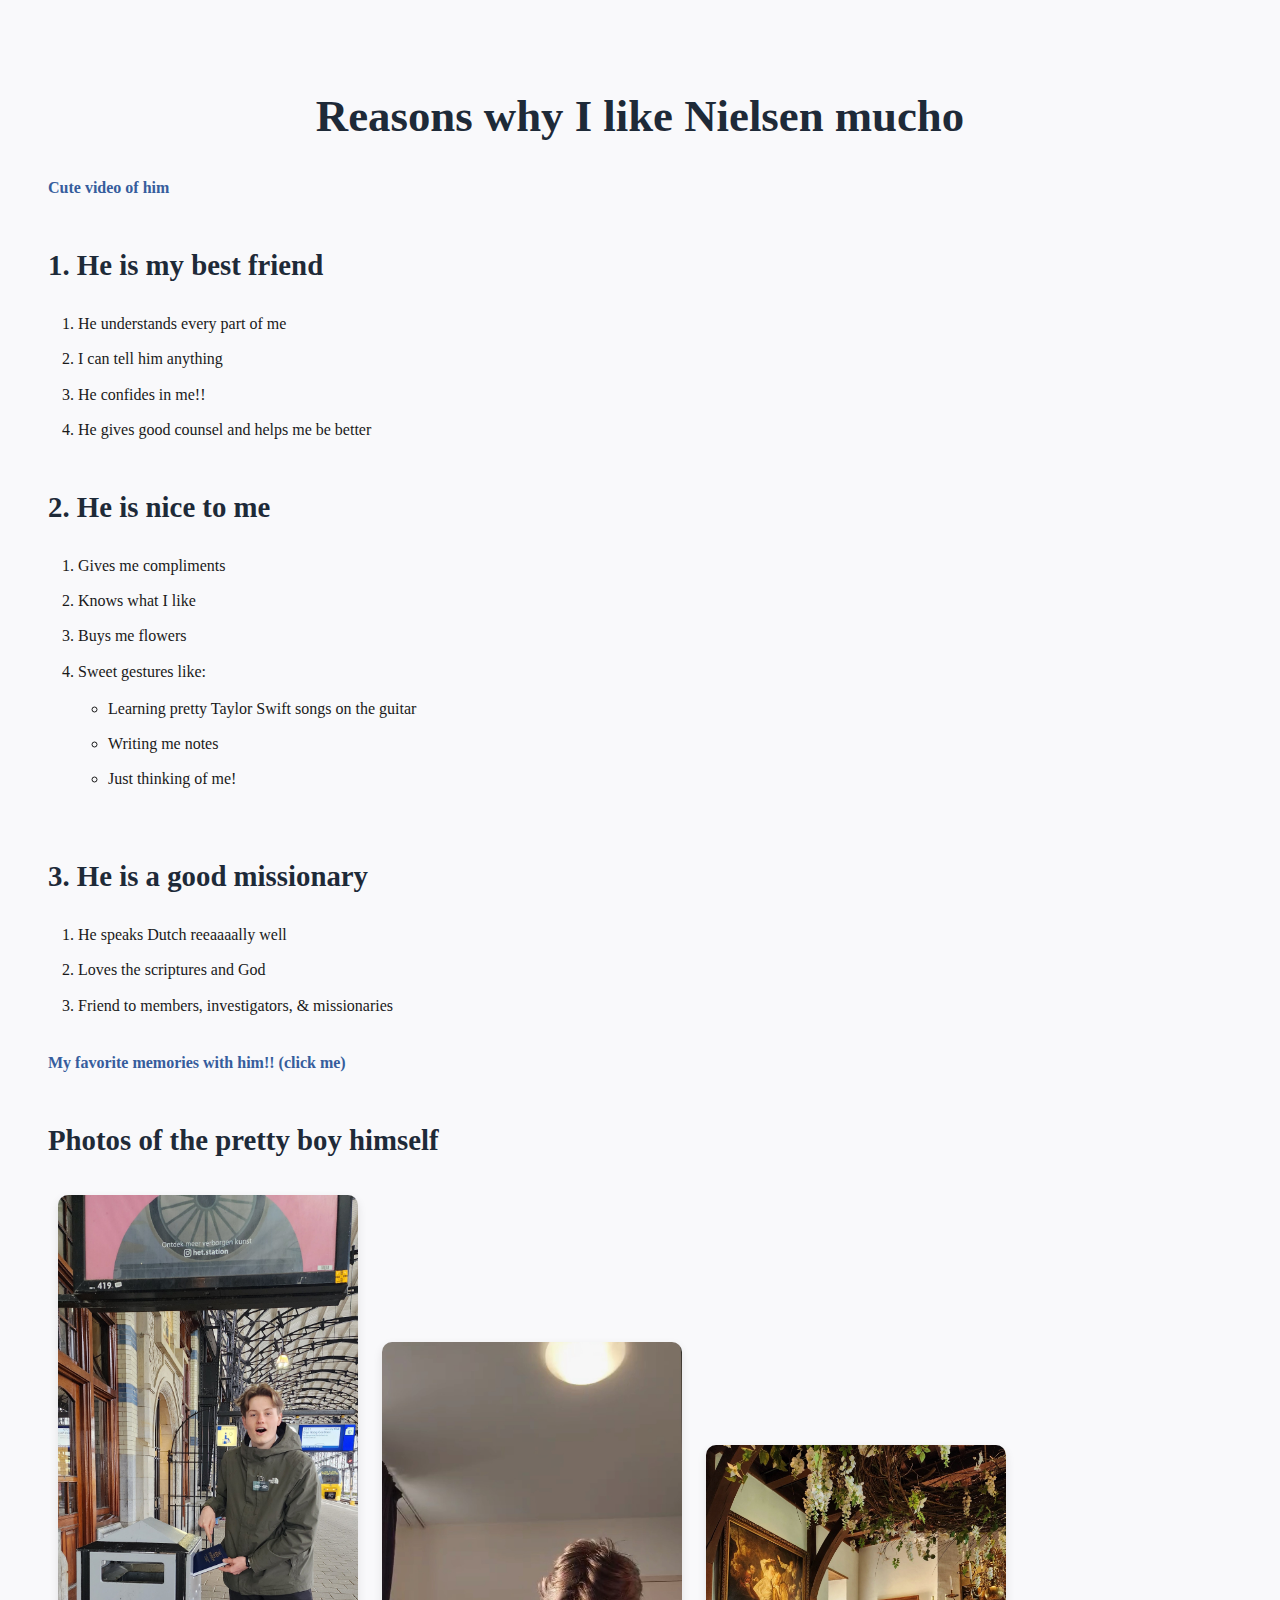
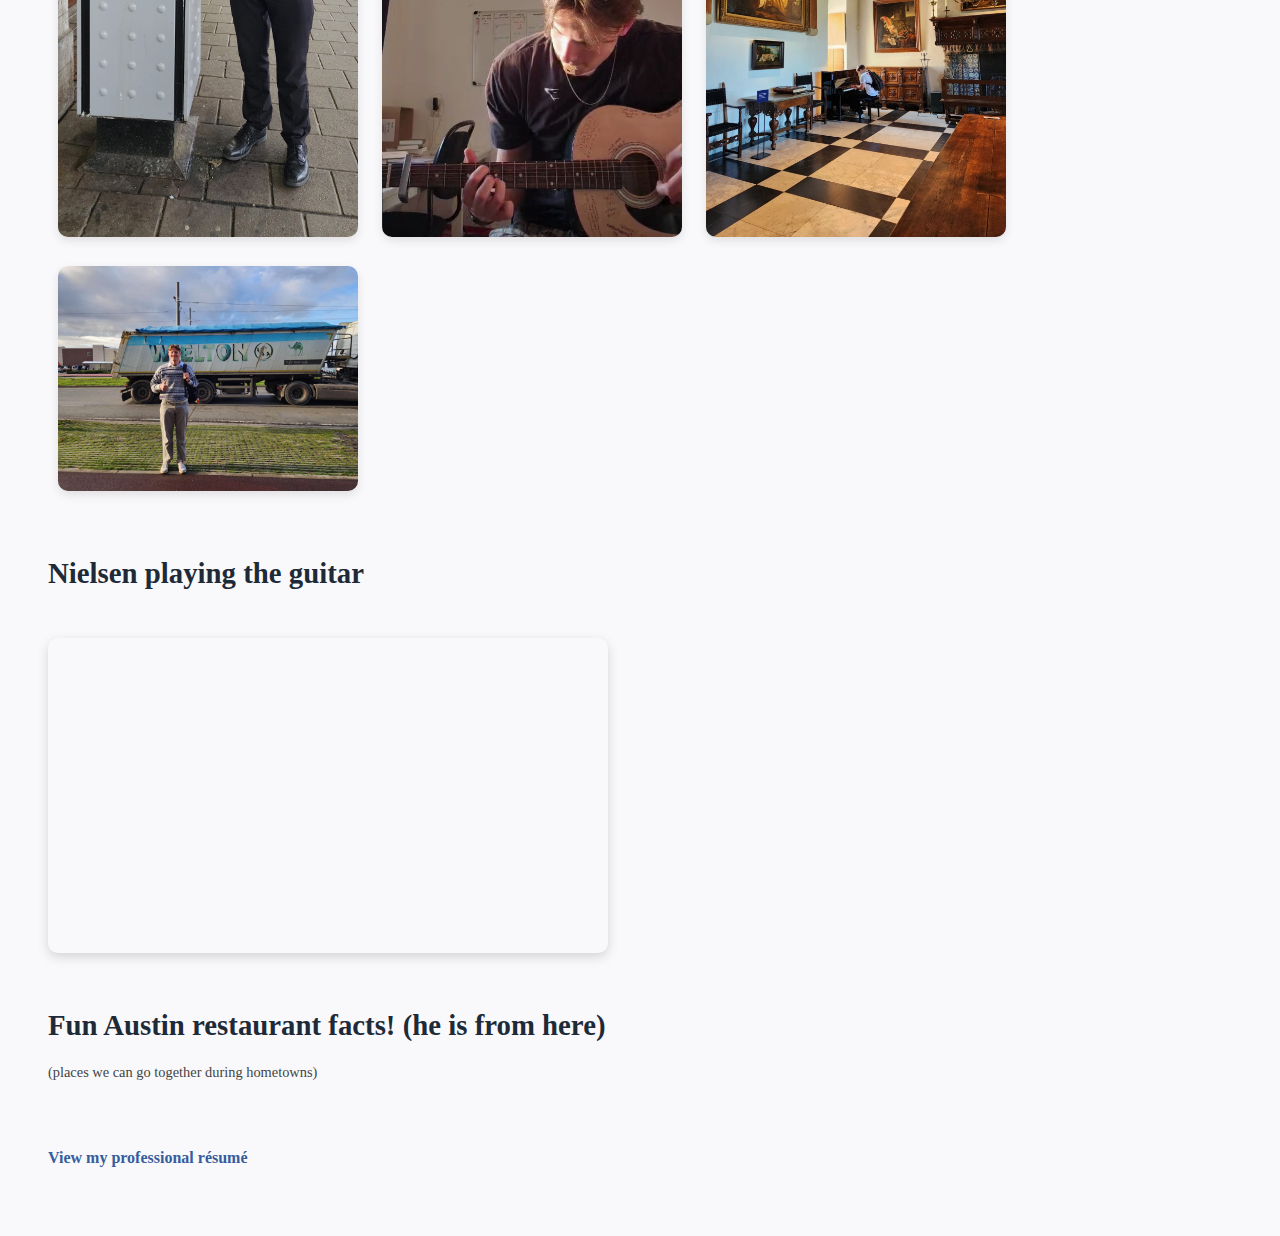
<file: index.html>
<!DOCTYPE html>
<html lang="en">
<head>
  <meta charset="UTF-8">
  <title>Reasons I like Nielsen mucho</title>
  <link rel="stylesheet" href="css/custom2.css">
</head>
<body>

  <h1>Reasons why I like Nielsen mucho</h1>

  <p><a href="#video">Cute video of him</a></p>

  <div class="reason-block">
    <h2>1. He is my best friend</h2>
    <ol>
    <li>He understands every part of me
    <li>I can tell him anything
    <li> He confides in me!!
    <li> He gives good counsel and helps me be better</p> 
    </ol>
  </div>

  <section>
    <h2>2. He is nice to me</h2>
    <ol>
      <li>Gives me compliments</li>
      <li>Knows what I like</li>
      <li>Buys me flowers</li>
      <li>Sweet gestures like:
        <ul>
          <li>Learning pretty Taylor Swift songs on the guitar</li>
          <li>Writing me notes</li>
          <li>Just thinking of me!</li>
        </ul>
      </li>
    </ol>
  </section>

  <div class="reason-block">
    <h2>3. He is a good missionary</h2>
    <ol>
      <li>He speaks Dutch reeaaaally well</li>
      <li>Loves the scriptures and God</li>
      <li>Friend to members, investigators, & missionaries</li>
    </ol>
  </div>

  <p><a href="webapp.html">My favorite memories with him!! (click me)</a></p>

  <div class="image-block">
    <h2>Photos of the pretty boy himself</h2>
    <img src="images/knox3.jpg" alt="Nielsen" width="300">
    <img src="images/knox.jpg" alt="Nielsen" width="300">
    <img src="images/knox2.jpg" alt="Nielsen" width="300">
    <img src="images/knox4.jpg" alt="Nielsen" width="300">
  </div>


</body>
</html>
<div id="video">
    <h2>Nielsen playing the guitar</h2>
    <iframe width="560" height="315" 
      src="https://www.youtube.com/embed/3vXp3AFA4kQ" 
      title="Nielsen playing the guitar" 
      frameborder="0" 
      allowfullscreen>
    </iframe>
  </div>
  
  <section>
    <h2>Fun Austin restaurant facts! (he is from here)</h2>
      <p style="font-size: 0.9rem; margin-top: -10px; color: #444;">
  (places we can go together during hometowns)
</p>
    <div class='tableauPlaceholder' id='viz1745000253222' style='position: relative'><noscript><a href='#'><img alt='Austin Restaurant Score Guide ' src='https:&#47;&#47;public.tableau.com&#47;static&#47;images&#47;FQ&#47;FQ3PRHMWQ&#47;1_rss.png' style='border: none' />
    </a></noscript><object class='tableauViz'  style='display:none;'><param name='host_url' value='https%3A%2F%2Fpublic.tableau.com%2F' /> <param name='embed_code_version' value='3' /> <param name='path' value='shared&#47;FQ3PRHMWQ' /> <param name='toolbar' value='yes' />
      <param name='static_image' value='https:&#47;&#47;public.tableau.com&#47;static&#47;images&#47;FQ&#47;FQ3PRHMWQ&#47;1.png' /> <param name='animate_transition' value='yes' /><param name='display_static_image' value='yes' /><param name='display_spinner' value='yes' /><param name='display_overlay' value='yes' /><param name='display_count' value='yes' /><param name='language' value='en-US' /></object></div>                <script type='text/javascript'>                    var divElement = document.getElementById('viz1745000253222');                    var vizElement = divElement.getElementsByTagName('object')[0];                    vizElement.style.width='1000px';vizElement.style.height='827px';                    var scriptElement = document.createElement('script');                    scriptElement.src = 'https://public.tableau.com/javascripts/api/viz_v1.js';                    vizElement.parentNode.insertBefore(scriptElement, vizElement);                </script>
  </section>
  
  <p><a href="resume.html">View my professional résumé</a></p>
</file>
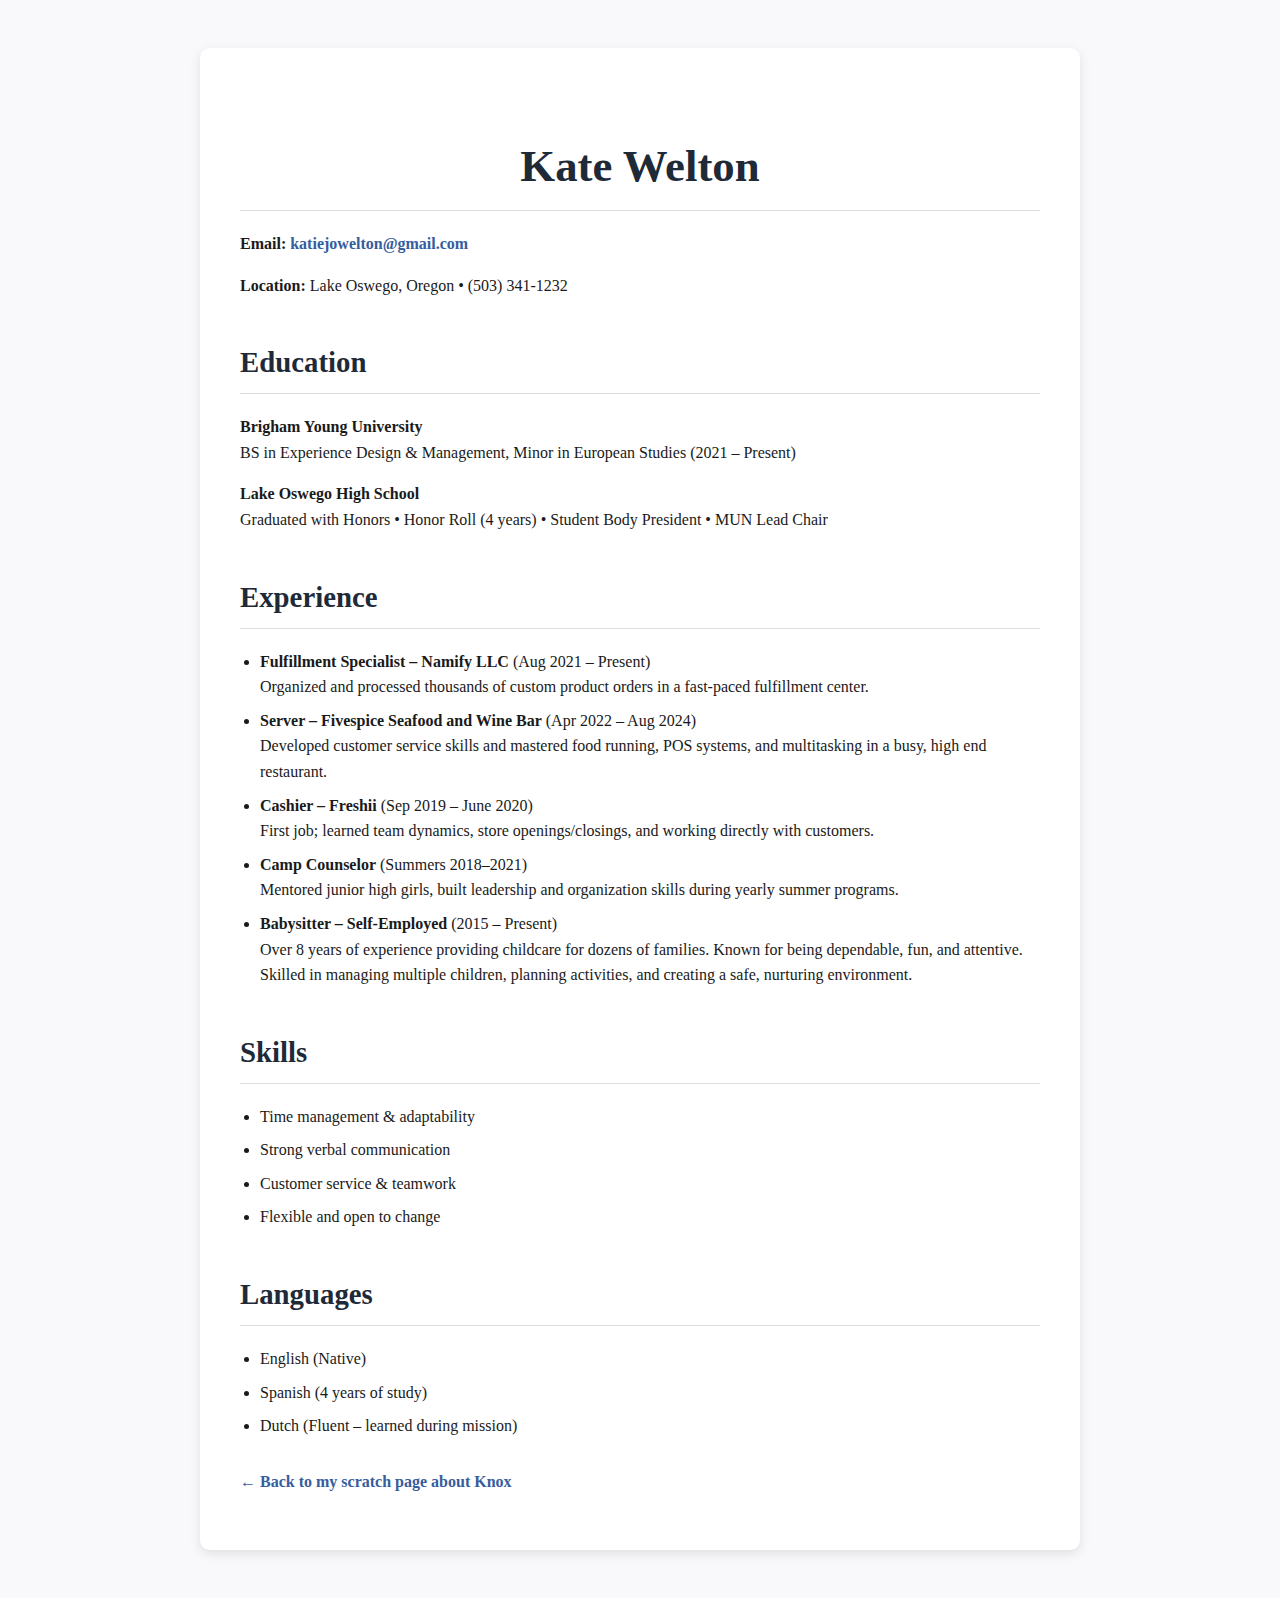
<file: resume.html>
<!DOCTYPE html>
<html lang="en">
<head>
  <meta charset="UTF-8">
  <title>Kate Welton – Résumé</title>
  <link rel="stylesheet" href="css/custom2.css">
  <style>
    .resume-container {
      max-width: 800px;
      margin: 0 auto;
      background: #fff;
      padding: 40px;
      border-radius: 10px;
      box-shadow: 0 4px 12px rgba(0, 0, 0, 0.1);
    }

    h1, h2 {
      color: #1e2a38;
      border-bottom: 1px solid #ddd;
      padding-bottom: 6px;
      margin-top: 40px;
    }

    ul {
      list-style-type: disc;
      padding-left: 20px;
    }

    p, li {
      line-height: 1.6;
    }
  </style>
</head>
<body>

  <div class="resume-container">
    <h1>Kate Welton</h1>
    <p><strong>Email:</strong> <a href="mailto:katiejowelton@gmail.com">katiejowelton@gmail.com</a></p>
    <p><strong>Location:</strong> Lake Oswego, Oregon • (503) 341-1232</p>

    <h2>Education</h2>
    <p><strong>Brigham Young University</strong><br>
    BS in Experience Design & Management, Minor in European Studies (2021 – Present)</p>

    <p><strong>Lake Oswego High School</strong><br>
    Graduated with Honors • Honor Roll (4 years) • Student Body President • MUN Lead Chair</p>

    <h2>Experience</h2>
    <ul>
      <li><strong>Fulfillment Specialist – Namify LLC</strong> (Aug 2021 – Present)<br>
        Organized and processed thousands of custom product orders in a fast-paced fulfillment center.
      </li>
      <li><strong>Server – Fivespice Seafood and Wine Bar</strong> (Apr 2022 – Aug 2024)<br>
        Developed customer service skills and mastered food running, POS systems, and multitasking in a busy, high end restaurant.
      </li>
      <li><strong>Cashier – Freshii</strong> (Sep 2019 – June 2020)<br>
        First job; learned team dynamics, store openings/closings, and working directly with customers.
      </li>
      <li><strong>Camp Counselor</strong> (Summers 2018–2021)<br>
        Mentored junior high girls, built leadership and organization skills during yearly summer programs.
      </li>
      <li><strong>Babysitter – Self-Employed</strong> (2015 – Present)<br>
        Over 8 years of experience providing childcare for dozens of families. Known for being dependable, fun, and attentive. Skilled in managing multiple children, planning activities, and creating a safe, nurturing environment.
      </li>
      
    </ul>

    <h2>Skills</h2>
    <ul>
      <li>Time management & adaptability</li>
      <li>Strong verbal communication</li>
      <li>Customer service & teamwork</li>
      <li>Flexible and open to change</li>
    </ul>

    <h2>Languages</h2>
    <ul>
      <li>English (Native)</li>
      <li>Spanish (4 years of study)</li>
      <li>Dutch (Fluent – learned during mission)</li>
    </ul>

    <p><a href="scratch.html">← Back to my scratch page about Knox</a></p>
  </div>

</body>
</html>
</file>
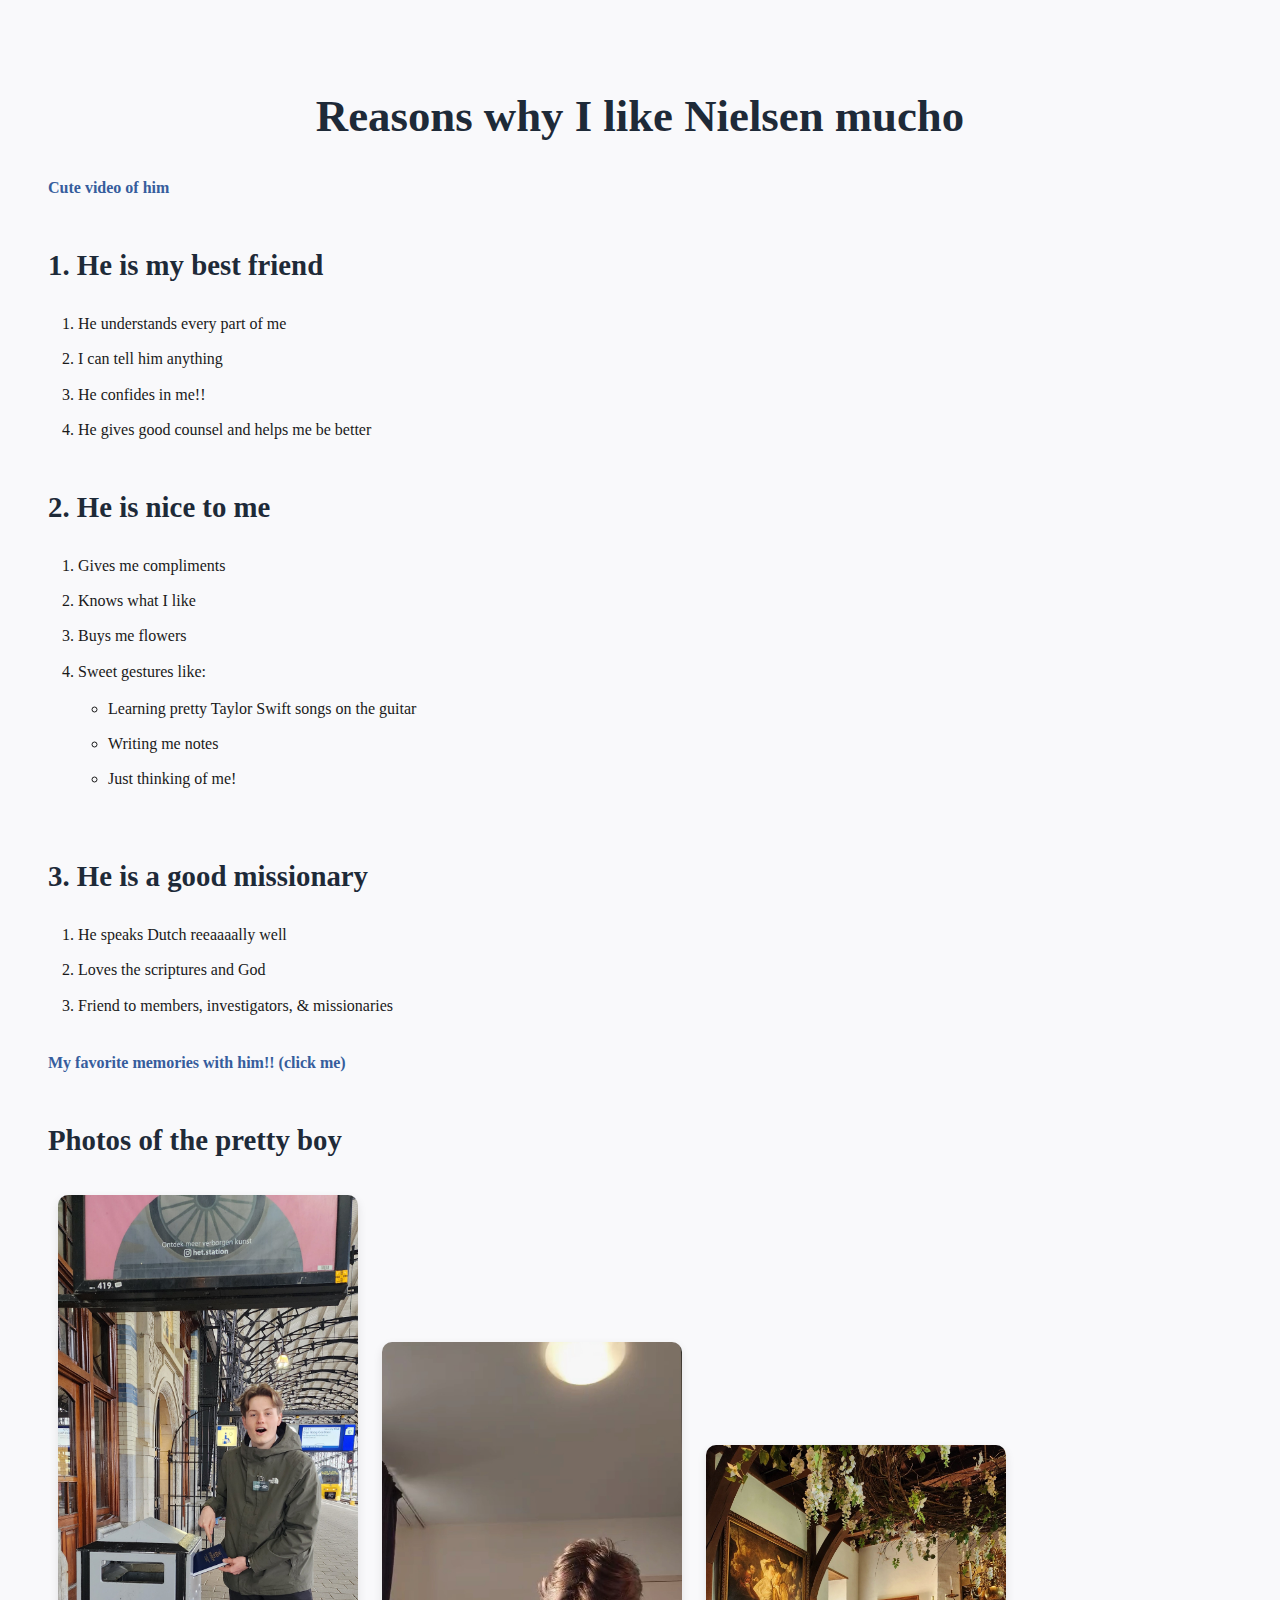
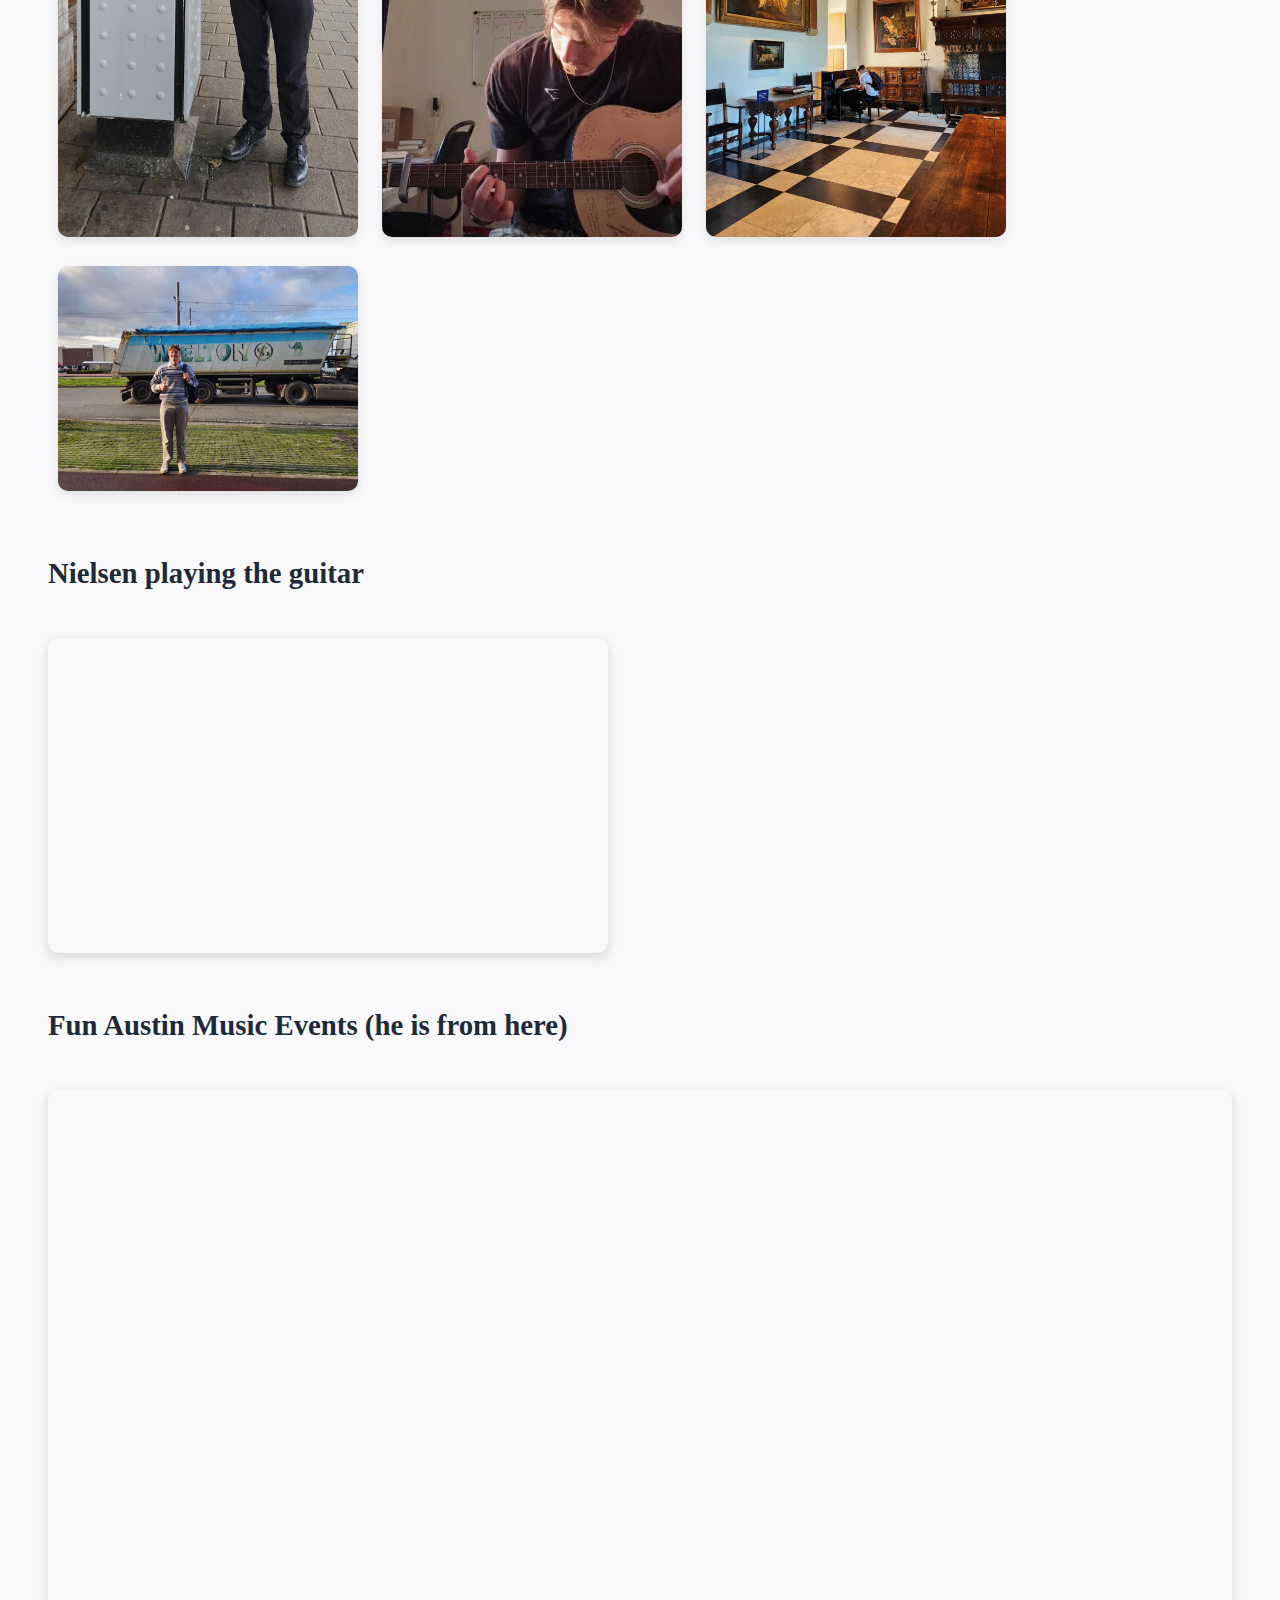
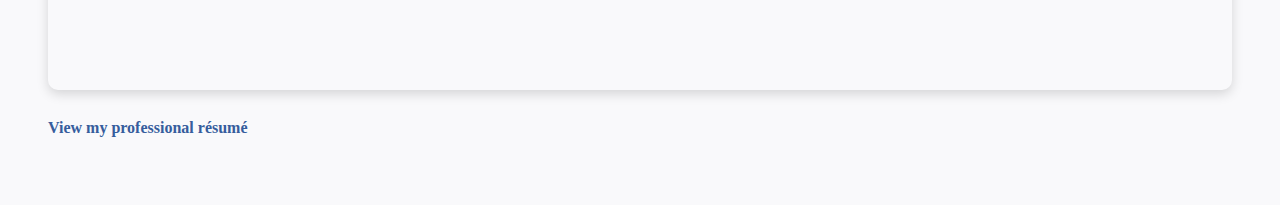
<file: scratch.html>
<!DOCTYPE html>
<html lang="en">
<head>
  <meta charset="UTF-8">
  <title>Reasons I like Nielsen mucho</title>
  <link rel="stylesheet" href="css/custom2.css">
</head>
<body>

  <h1>Reasons why I like Nielsen mucho</h1>

  <p><a href="#video">Cute video of him</a></p>

  <div class="reason-block">
    <h2>1. He is my best friend</h2>
    <ol>
    <li>He understands every part of me
    <li>I can tell him anything
    <li> He confides in me!!
    <li> He gives good counsel and helps me be better</p> 
    </ol>
  </div>

  <section>
    <h2>2. He is nice to me</h2>
    <ol>
      <li>Gives me compliments</li>
      <li>Knows what I like</li>
      <li>Buys me flowers</li>
      <li>Sweet gestures like:
        <ul>
          <li>Learning pretty Taylor Swift songs on the guitar</li>
          <li>Writing me notes</li>
          <li>Just thinking of me!</li>
        </ul>
      </li>
    </ol>
  </section>

  <div class="reason-block">
    <h2>3. He is a good missionary</h2>
    <ol>
      <li>He speaks Dutch reeaaaally well</li>
      <li>Loves the scriptures and God</li>
      <li>Friend to members, investigators, & missionaries</li>
    </ol>
  </div>

  <p><a href="webapp.html">My favorite memories with him!! (click me)</a></p>

  <div class="image-block">
    <h2>Photos of the pretty boy</h2>
    <img src="images/knox3.jpg" alt="Nielsen" width="300">
    <img src="images/knox.jpg" alt="Nielsen" width="300">
    <img src="images/knox2.jpg" alt="Nielsen" width="300">
    <img src="images/knox4.jpg" alt="Nielsen" width="300">
  </div>


</body>
</html>
<div id="video">
    <h2>Nielsen playing the guitar</h2>
    <iframe width="560" height="315" 
      src="https://www.youtube.com/embed/3vXp3AFA4kQ" 
      title="Nielsen playing the guitar" 
      frameborder="0" 
      allowfullscreen>
    </iframe>
  </div>
  
  <div>
    <h2>Fun Austin Music Events (he is from here)</h2>
    <iframe src="https://public.tableau.com/views/AustinMusicEvents/AustinMusicEvents?:embed=y&:display_count=yes"
      width="100%" height="600px" frameborder="0"></iframe>
  </div>
  
  <p><a href="resume.html">View my professional résumé</a></p>
</file>
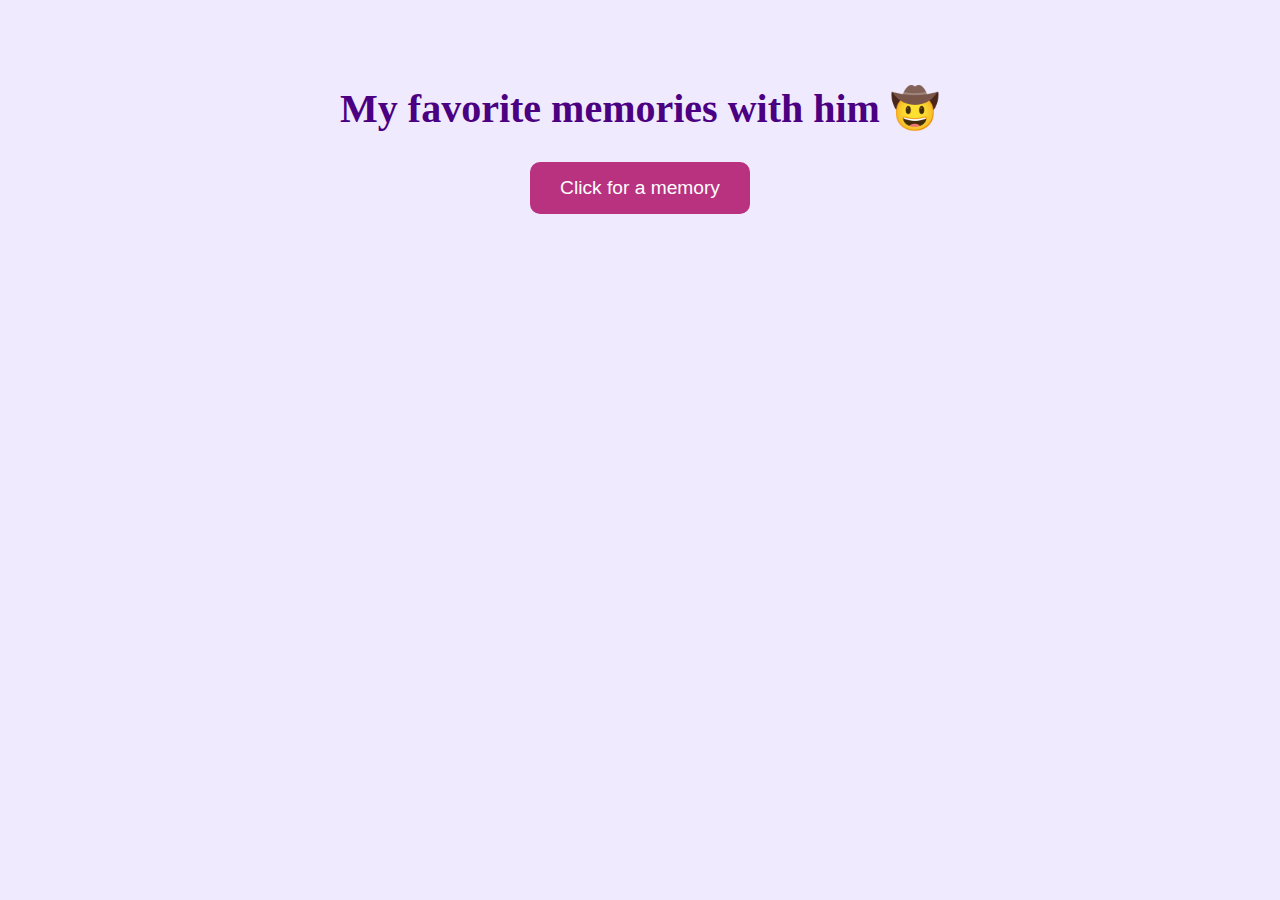
<file: webapp.html>
<!DOCTYPE html>
<html lang="en">
<head>
  <meta charset="UTF-8">
  <title>My favorite memories of him</title>
  <style>
    body {
      background-color: #f0eaff;
      font-family: 'Georgia', serif;
      text-align: center;
      padding: 50px;
      color: #4b0082;
    }

    h1 {
      font-size: 2.5rem;
      margin-bottom: 30px;
    }

    button {
      background-color: #b83280;
      color: white;
      padding: 15px 30px;
      font-size: 1.2rem;
      border: none;
      border-radius: 10px;
      cursor: pointer;
    }

    button:hover {
      background-color: #a0266a;
    }

    #output {
      margin-top: 40px;
      font-size: 1.8rem;
      font-style: italic;
    }
  </style>
</head>
<body>
  <h1>My favorite memories with him 🤠</h1>
  <button onclick="generateCompliment()">Click for a memory</button>
  <p id="output"></p>

  <script>
    const compliments = [
      "Cheesecake night",
      "Birthday dinner @ Maureen Janssens",
      "Initial rizz on the suitcase @ transfers",
      "Griddy in the rain",
      "Beth Shalom. Every time",
      "DL calls/window talk",
      "Every time I talk to him on Pday!!",
      "Just every single day in A'dam"
    ];

    function generateCompliment() {
      const i = Math.floor(Math.random() * compliments.length);
      document.getElementById("output").textContent = compliments[i];
    }
  </script>
</body>
</html>
</file>
<file: css/custom2.css>
/* custom2.css */

/* General reset */
body {
  background-color: #f9f9fb;
  color: #1a1a1a;
  font-family: 'Georgia', serif;
  padding: 40px;
  line-height: 1.7;
}

/* Headings */
h1, h2 {
  color: #1e2a38;
  margin-bottom: 20px;
}

h1 {
  font-size: 2.8rem;
  text-align: center;
  font-weight: bold;
}

h2 {
  font-size: 1.8rem;
  margin-top: 40px;
}

/* Links */
a {
  color: #365d9d;
  text-decoration: none;
  font-weight: bold;
}

a:hover {
  text-decoration: underline;
}

/* Lists */
ol, ul {
  padding-left: 30px;
  margin-top: 10px;
  margin-bottom: 30px;
}

li {
  margin-bottom: 8px;
}

/* Image Grid */
img {
  border-radius: 10px;
  margin: 10px;
  max-width: 300px;
  box-shadow: 0 4px 10px rgba(0, 0, 0, 0.1);
}

.image-grid {
  display: flex;
  flex-wrap: wrap;
  justify-content: center;
  margin-top: 20px;
}

/* YouTube + Tableau embeds */
iframe {
  border: none;
  border-radius: 10px;
  margin-top: 20px;
  box-shadow: 0 4px 12px rgba(0, 0, 0, 0.15);
}

/* Sections */
section {
  margin-bottom: 60px;
}

/* Optional: slight fade in animation */
body {
  animation: fadeIn 0.6s ease-in;
}

@keyframes fadeIn {
  from { opacity: 0; }
  to { opacity: 1; }
}
</file>
